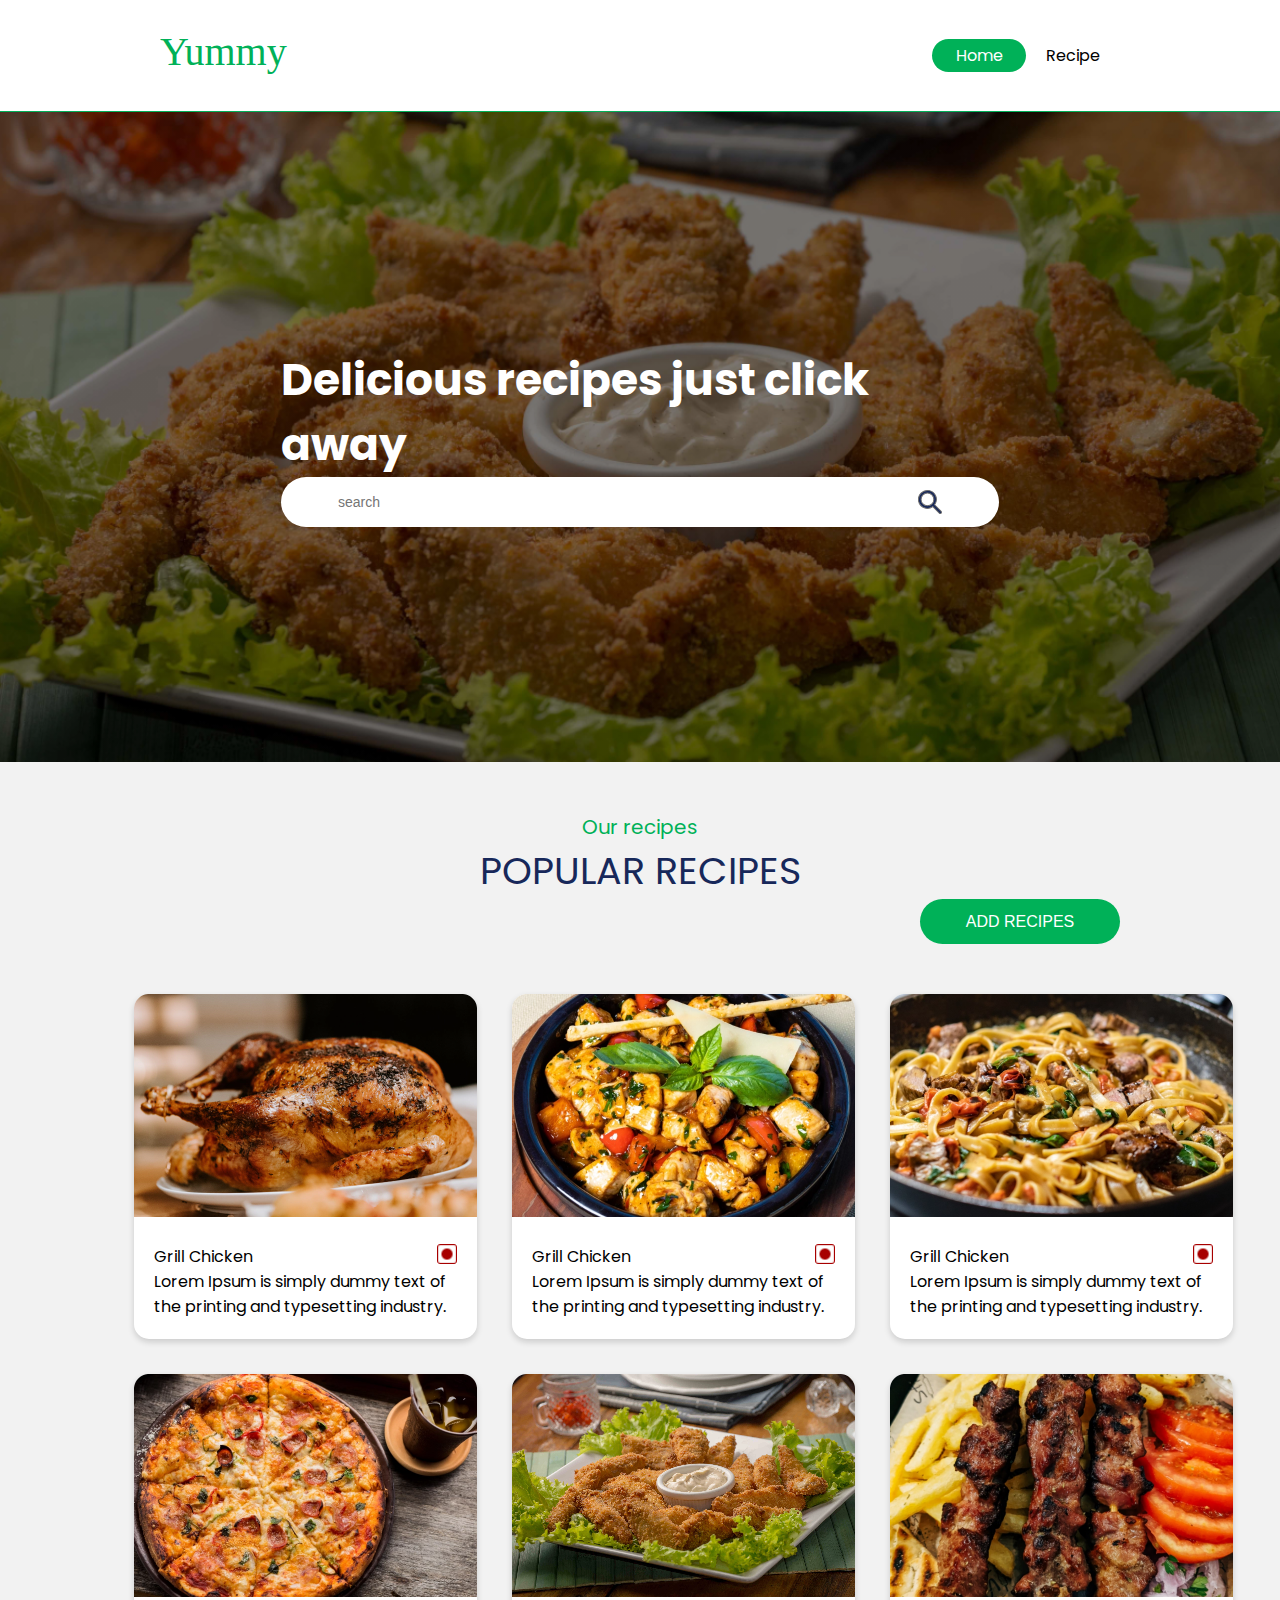
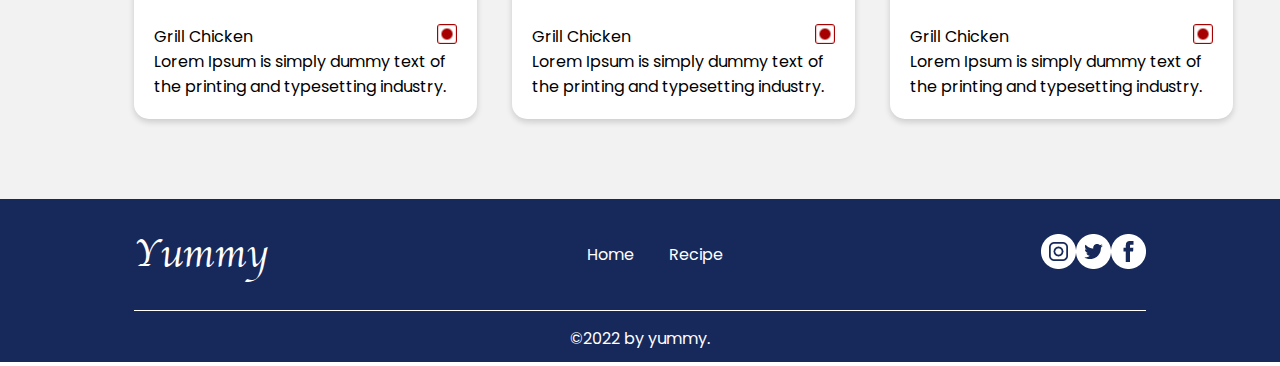
<file: index.html>
<!DOCTYPE html>
<html lang="en">
  <head>
    <meta charset="UTF-8" />
    <meta http-equiv="X-UA-Compatible" content="IE=edge" />
    <meta name="viewport" content="width=device-width, initial-scale=1.0" />
    <title>Yummy</title>
    <link rel="stylesheet" href="./css/styles.css" />
    <style>
      @import url('https://fonts.googleapis.com/css2?family=Poppins:wght@300&display=swap');
      </style>
  </head>
  <body>
    <div class="nav-wrap">
      <div class="nav-group">
        <div class="logo-blk">
          <img src="./img/yummy.svg" alt="Yummy logo" />
        </div>
        <div class="nav-items">
          <p>Home</p>
          <p>Recipe</p>
        </div>
        <div class="line_warp">
          <div class="line"></div>
          <div class="line"></div>
          <div class="line"></div>
        </div>
      </div>
    </div>
    <section class="header">
      <div class="header-content">
        <h1>Delicious recipes just click away</h1>
        <form action="search">
          <input type="text" placeholder="search" />
          <img src="img/search.svg" alt="">
        </form>
      </div>
    </section>
    <section class="recipes-blk">
      <div class="container py-50">
        <div class="text-center">
          <h2>Our recipes</h2>
          <p class="section-desc">POPULAR RECIPES</p>
        </div>
        <div class="text-right">
          <a href="html/add.html">
          <button class="primary-btn">Add recipes</button>
        </a>
        </div>
    </section>
    <section class="recipes-blk2">
        <div class="recipe_cont">
          <div class="recipe-card-wrap">
            <a href="html/recipe.html">
            <div class="recipe-card">
              <div class="cover-img">
                <img
                  src="./img/claudio-schwarz-4qJlXK4mYzU-unsplash.png"
                  alt=""
                  width="343px"
                  height="223px"
                />
              </div>
              <div class="content">
                <div class="name-content">
                  <p>Grill Chicken</p>
                  <img
                    src="./img/Group 3.png"
                    alt=""
                    width="20px"
                    height="20px"
                  />
                </div>
                <p>
                  Lorem Ipsum is simply dummy text of the printing and
                  typesetting industry.
                </p>
              </div>
            </div>
          </a></div>
          <div class="recipe-card-wrap">
            <div class="recipe-card">
              <div class="cover-img">
                <img src="./img/2.png" alt="" width="343px" height="223px" />
              </div>
              <div class="content">
                <div class="name-content">
                  <p>Grill Chicken</p>
                  <img
                    src="./img/Group 3.png"
                    alt=""
                    width="20px"
                    height="20px"
                  />
                </div>
                <p>
                  Lorem Ipsum is simply dummy text of the printing and
                  typesetting industry.
                </p>
              </div>
            </div>
          </div>
          <div class="recipe-card-wrap">
            <div class="recipe-card">
              <div class="cover-img">
                <img src="./img/3.png" alt="" width="343px" height="223px" />
              </div>
              <div class="content">
                <div class="name-content">
                  <p>Grill Chicken</p>
                  <img
                    src="./img/Group 3.png"
                    alt=""
                    width="20px"
                    height="20px"
                  />
                </div>
                <p>
                  Lorem Ipsum is simply dummy text of the printing and
                  typesetting industry.
                </p>
              </div>
            </div>
          </div>
          <div class="recipe-card-wrap">
            <div class="recipe-card">
              <div class="cover-img">
                <img src="./img/4.png" alt="" width="343px" height="223px" />
              </div>
              <div class="content">
                <div class="name-content">
                  <p>Grill Chicken</p>
                  <img
                    src="./img/Group 3.png"
                    alt=""
                    width="20px"
                    height="20px"
                  />
                </div>
                <p>
                  Lorem Ipsum is simply dummy text of the printing and
                  typesetting industry.
                </p>
              </div>
            </div>
          </div>
          <div class="recipe-card-wrap">
            <div class="recipe-card">
              <div class="cover-img">
                <img src="./img/5.png" alt="" width="343px" height="223px" />
              </div>
              <div class="content">
                <div class="name-content">
                  <p>Grill Chicken</p>
                  <img
                    src="./img/Group 3.png"
                    alt=""
                    width="20px"
                    height="20px"
                  />
                </div>
                <p>
                  Lorem Ipsum is simply dummy text of the printing and
                  typesetting industry.
                </p>
              </div>
            </div>
          </div>
          <div class="recipe-card-wrap">
            <div class="recipe-card">
              <div class="cover-img">
                <img src="./img/6.png" alt="" width="343px" height="223px" />
              </div>
              <div class="content">
                <div class="name-content">
                  <p>Grill Chicken</p>
                  <img
                    src="./img/Group 3.png"
                    alt=""
                    width="20px"
                    height="20px"
                  />
                </div>
                <p>
                  Lorem Ipsum is simply dummy text of the printing and
                  typesetting industry.
                </p>
              </div>
            </div>
          </div>
        </div>
      </div>
    </section>
    <div class="footer">
        <div class="footer_top">
            <div>
                <p>Yummy</p>
            </div>
            <div class="back-footer">
                <label>Home</label>
                <label>Recipe</label>
            </div>
            <div>
                <img src="img/Group 16.png" alt=""><img src="img/Group 14.png" alt=""><img src="img/Group 12.png" alt="">
            </div>
        </div>
        <div class="footer_bottom">
            <p> ©2022 by yummy.</p>  
         </div>
    </div>
  </body>
</html>
</file>
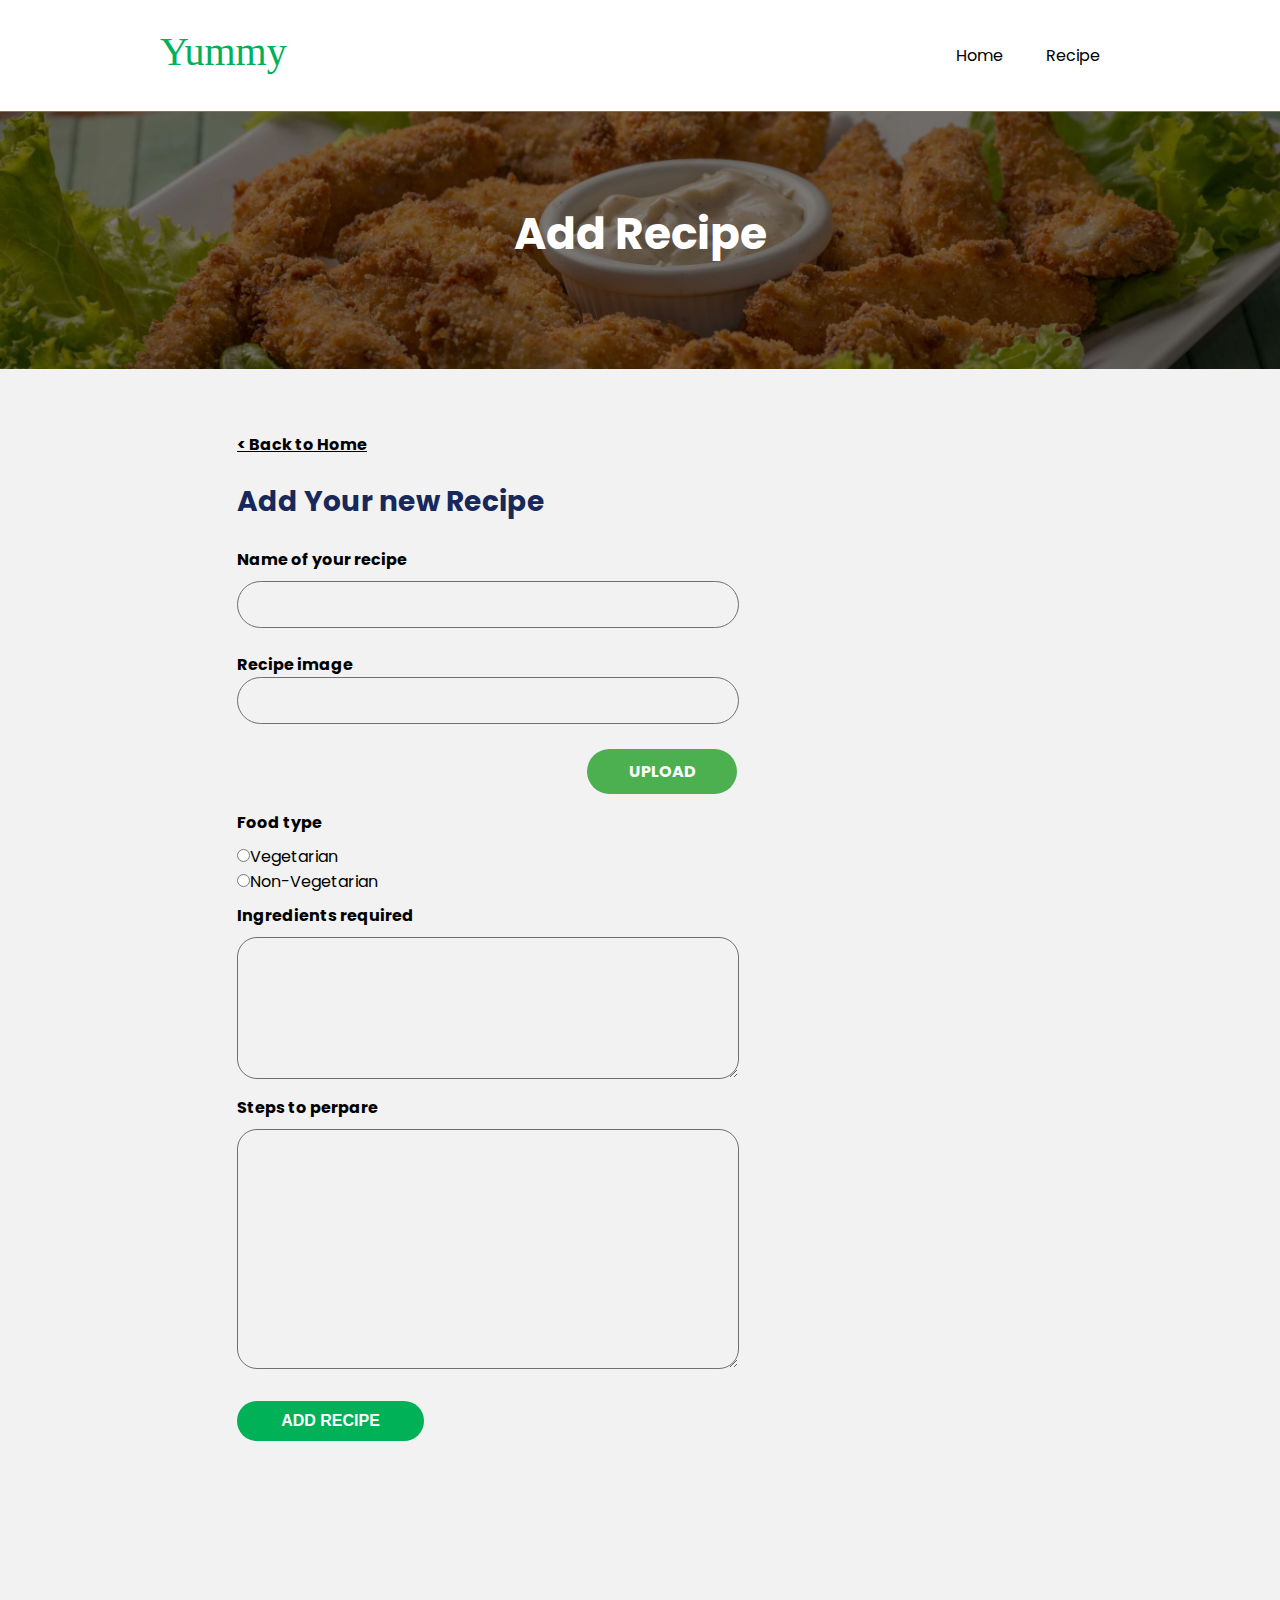
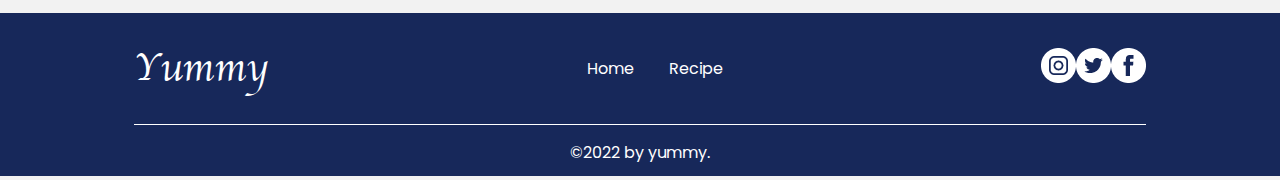
<file: html/add.html>
<!DOCTYPE html>
<html lang="en">
  <head>
    <meta charset="UTF-8" />
    <meta http-equiv="X-UA-Compatible" content="IE=edge" />
    <meta name="viewport" content="width=device-width, initial-scale=1.0" />
    <link rel="stylesheet" href="/css/styles.css" />
    <link rel="stylesheet" href="/css/add.css" />
    <style>
      @import url("https://fonts.googleapis.com/css2?family=Poppins:wght@300&display=swap");
    </style>
    <title>Document</title>
  </head>
  <body>
    <div class="nav-wrap">
      <div class="nav-group">
        <div class="logo-blk">
          <img src="/img/yummy.svg" alt="Yummy logo" />
        </div>
        <div class="add_nav-items">
          <p>Home</p>
          <p>Recipe</p>
        </div>
        <div class="line_warp">
          <div class="line"></div>
          <div class="line"></div>
          <div class="line"></div>
        </div>
      </div>
    </div>
    <section class="add_header">
      <div class="add_header-content">
        <h1>Add Recipe</h1>
      </div>
    </section>
    <section class="add_recips_warp">
      <div class="add_recips">
        <div class="title">
          <a href="/index.html"> < Back to Home</a>
        </div>
        <div id="title_hd">Add Your new Recipe</div>
        <form id="Add_Recip">
          <div class="title">
            <label for="nameRecipe">Name of your recipe</label>
          </div>
          <div class="name_img">
            <input type="text" name="nameRecipe" id="nameRecipe" />
          </div>
          <div class="name_img title">
            <label for="mtUpdate">Recipe image</label>
            <input type="text" id="RecipeImg" name="RecipeName" disabled />
          </div>
          <div class="mt-update">
            <input
              type="file"
              value="Update"
              id="mtUpdate"
              accept="image/png, image/jpg"
              hidden="hidden"
            />
            <label id="uploadBtn" for="mtUpdate">UPLOAD</label>
          </div>
          <div class="title">
            <label>Food type</label>
          </div>
          <div>
            <input type="radio" name="food_type" value="Vegetarian" /><span
              >Vegetarian</span
            >
          </div>
          <div>
            <input type="radio" name="food_type" value="Non-Vegetarian" /><span
              >Non-Vegetarian</span
            >
          </div>
          <div class="title">
            <label for="ingredientReq">Ingredients required</label>
          </div>
          <div class="ingredientReq">
            <textarea id="ingredientReq" name="ingredientReq"></textarea>
          </div>
          <div class="title">
            <label for="prepareStep">Steps to perpare</label>
          </div>
          <div class="prepareStep">
            <textarea id="prepareStep" name="prepareStep"></textarea>
          </div>
          <div class="buttonBtn">
            <button>ADD RECIPE</button>
          </div>
        </form>
      </div>
    </section>
    <div class="footer">
      <div class="footer_top">
        <div>
          <p>Yummy</p>
        </div>
        <div class="back-footer">
          <label>Home</label>
          <label>Recipe</label>
        </div>
        <div>
          <img src="/img/Group 16.png" alt="" /><img
            src="/img/Group 14.png"
            alt=""
          /><img src="/img/Group 12.png" alt="" />
        </div>
      </div>
      <div class="footer_bottom">
        <p>©2022 by yummy.</p>
      </div>
    </div>
    <script src="/script.js"></script>
  </body>
</html>
</file>
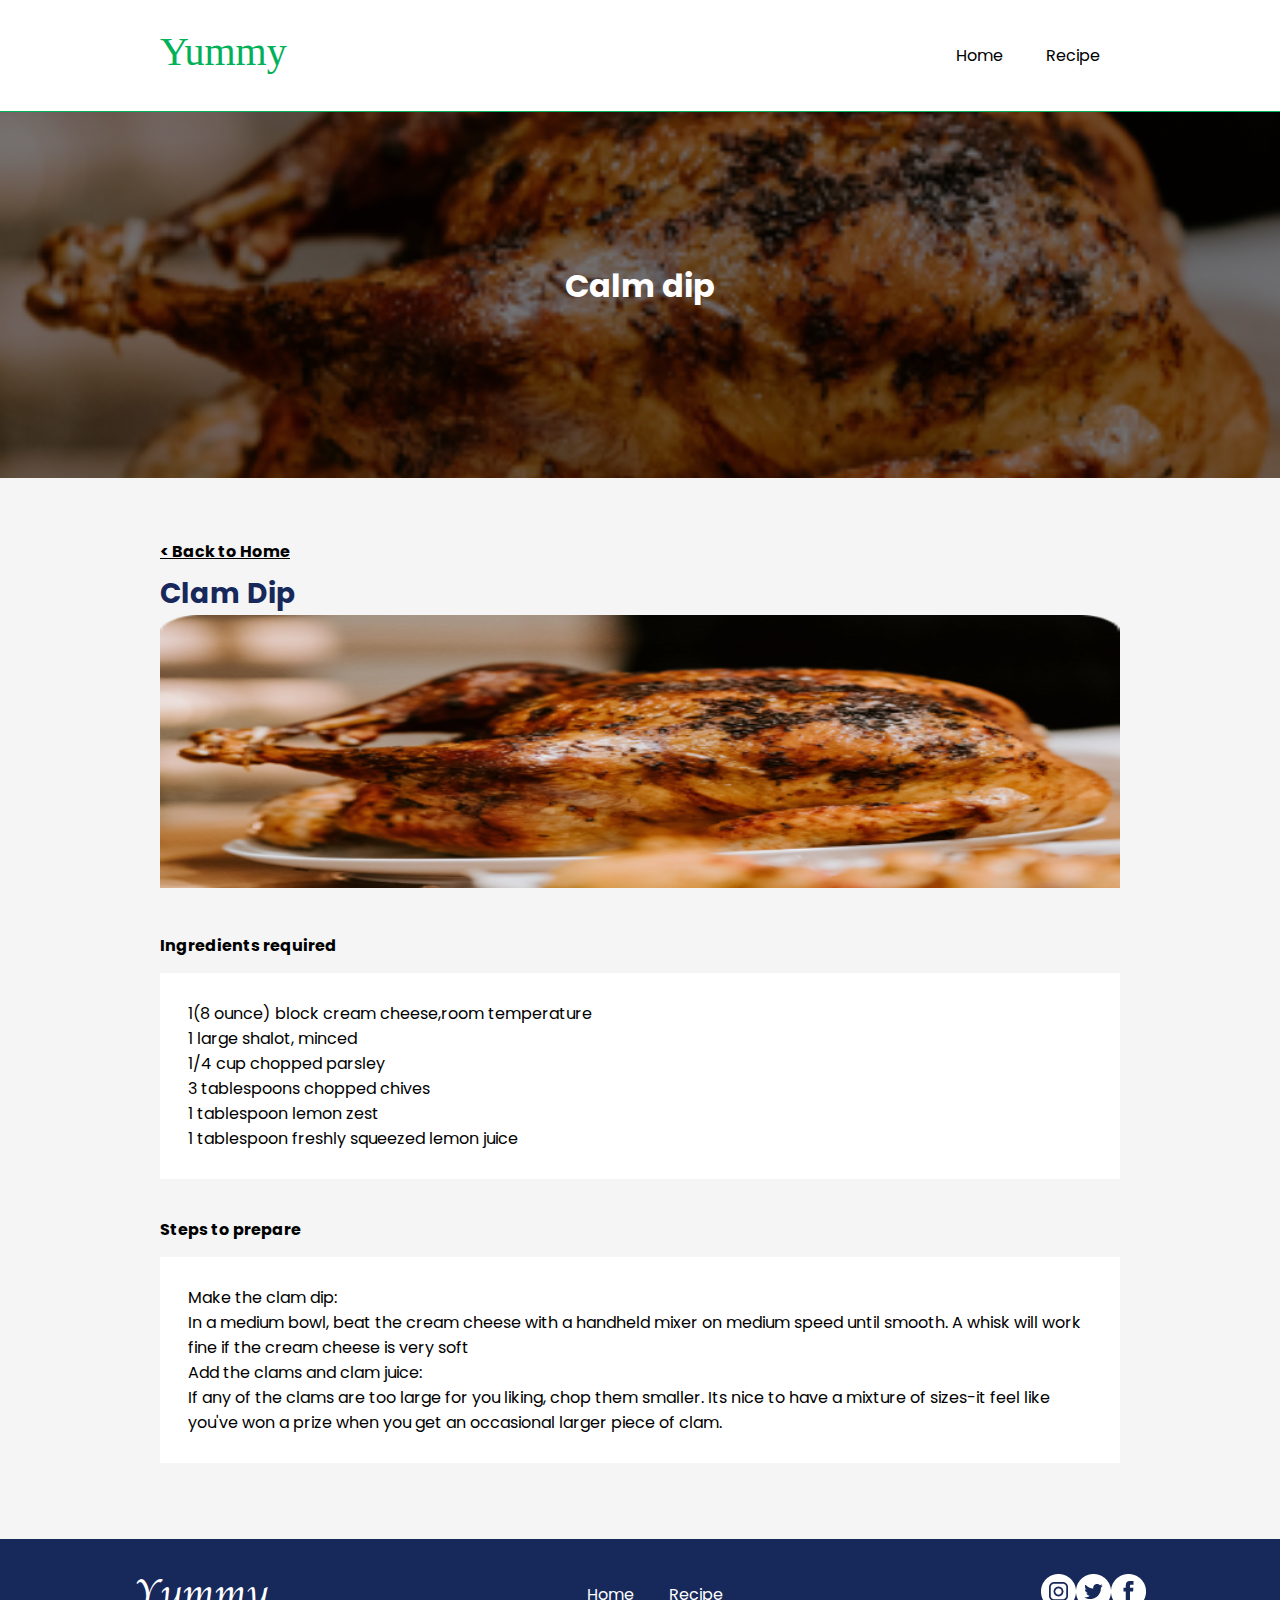
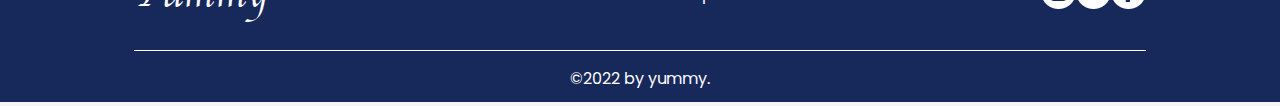
<file: html/recipe.html>
<!DOCTYPE html>
<html lang="en">
  <head>
    <meta charset="UTF-8" />
    <meta http-equiv="X-UA-Compatible" content="IE=edge" />
    <meta name="viewport" content="width=device-width, initial-scale=1.0" />
    <style>
      @import url("https://fonts.googleapis.com/css2?family=Poppins:wght@300&display=swap");
    </style>
    <link rel="stylesheet" href="/css/styles.css" />
    <link rel="stylesheet" href="/css/add.css" />
    <link rel="stylesheet" href="/css/recipe.css" />
    <title>Document</title>
  </head>
  <body>
    <div class="nav-wrap">
      <div class="nav-group">
        <div class="logo-blk">
          <img src="/img/yummy.svg" alt="Yummy logo" />
        </div>
        <div class="add_nav-items">
          <p>Home</p>
          <p>Recipe</p>
        </div>
      </div>
    </div>
    <section class="recipe_header">
      <div>
        <h1>Calm dip</h1>
      </div>
    </section>
    <section class="container">
        <div class="content_warp">
          <div class="title">
            <a href="/index.html"> < Back to Home</a>
          </div>
          <div class="header_tit">
            <p>Clam Dip</p><span><imgsrc="/img/Group 3.png"></span>
          </div>
          <div>
            <img class="img_size " src="/img/claudio-schwarz-4qJlXK4mYzU-unsplash.png" alt="clam dip" width="997px" height="273px">
          </div>
          <div class="recp">
            <p>
              Ingredients required
            </p>
          </div>
          <div class="list_req">
            <p>
              1(8 ounce) block cream cheese,room temperature<br/>
              1 large shalot, minced <br>
              1/4 cup chopped parsley <br>
              3 tablespoons chopped chives <br>
              1 tablespoon lemon zest <br> 
              1 tablespoon freshly squeezed lemon juice
            </p>
          </div>
          <div class="recp">
            Steps to prepare
          </div>
          <div class="step_list">
            <p>
              Make the clam dip: <br>
              In a medium bowl, beat the cream cheese with a handheld mixer on medium speed until smooth. A whisk will work fine if the cream cheese is very soft <br>
              Add the clams and clam juice: <br>
              If any of the clams are too large for you liking, chop them smaller. Its nice to have a mixture of sizes-it feel like you've won a prize when you get an occasional larger piece of clam.
            </p>
          </div>
      </div>
          </section>
    <div class="footer">
      <div class="footer_top">
        <div>
          <p>Yummy</p>
        </div>
        <div class="back-footer">
          <label>Home</label>
          <label>Recipe</label>
        </div>
        <div>
          <img src="/img/Group 16.png" alt="" /><img
            src="/img/Group 14.png"
            alt=""
          /><img src="/img/Group 12.png" alt="" />
        </div>
      </div>
      <div class="footer_bottom">
        <p>©2022 by yummy.</p>
      </div>
    </div>
  </body>
</html>
</file>
<file: css/styles.css>
* {
  margin: 0;
  padding: 0;
}

body {
  font-family: "Poppins", sans-serif;
}
.text-center {
  text-align: center;
}
.text-right {
  text-align: right;
}
.container {
  margin: 0 auto;
  max-width: 960px;
}
.py-50 {
  padding: 50px 0px;
}
.nav-wrap {
  background-color: #fff;
  border-bottom: 1px solid #00b158;
}
.nav-group {
  margin: 0 auto;
  max-width: 960px;
  padding: 20px 10px;
  display: flex;
  justify-content: space-between;
}
.nav-items {
  display: flex;
  align-items: center;
  margin-left: auto;
}
.nav-items p {
  display: flex;
  align-items: center;
  justify-content: center;
  width: 94px;
  height: 33px;
  text-align: center;
  border-radius: 33px;
}
.nav-items p:nth-child(1) {
  background-color: #00b158;
  color: #fff;
}
.header {
  display: flex;
  justify-content: center;
  padding: 235px 0px;
  background-image: linear-gradient(rgba(0, 0, 0, 0.5), rgba(0, 0, 0, 0.5)),
    url("/img/leo-roza-P_z_xlMGuEk-unsplash.png");
  background-size: cover;
  background-position: center;
}
.header-content {
  margin: 0 auto;
  max-width: 718px;
}

.header h1 {
  color: #fff;
  font-size: 44px;
}
.header-content form {
  display: flex;
  justify-content: center;
  background-color: white;
  border-radius: 25px;
}
.header input {
  border: none;
  font-size: 14px;
  width: 580px;
  height: 50px;
  border-radius: 25px;
}
.recipes-blk {
  background-color: #f2f2f2;
}
.recipes-blk h2 {
  font-size: 20px;
  font-weight: 400;
  color: #00b158;
}
.section-desc {
  font-size: 38px;
  color: #17285a;
}
.primary-btn {
  width: 200px;
  height: 45px;
  font-size: 16px;
  font-weight: 500;
  color: #fff;
  background-color: #00b158;
  border-radius: 25px;
  outline: none;
  border: 0px;
  text-transform: uppercase;
}
.recipe-card {
  width: 343px;
  background-color: #fff;
  border-radius: 15px;
  box-shadow: 0px 3px 6px #00000029;
  text-decoration: none;
}
.recipe-card-wrap a {
  text-decoration: none;
  color: #000;
}

.name-content {
  display: flex;
  justify-content: space-between;
}
.recipe-card .content {
  padding: 20px;
}
.recipe_cont {
  display: grid;
  grid-template-columns: auto auto auto;
  grid-gap: 35px;
  margin: 0 134px;
}
.footer {
  background-color: #17285a;
  height: 163px;
  padding: 0 134px;
}
.footer_top {
  display: grid;
  grid-template-columns: auto auto auto;
  justify-content: space-between;
  align-items: center;
  border-bottom: 1px solid #ffffff;
  height: 111px;
}
@media (max-width: 700px) {
  .footer {
    padding: 0px;
    height: 355px;
  }
  .footer_top {
    display: flex;
    flex-direction: column;
    height: 250px;
  }
  .nav-items {
    display: none;
  }

  .line {
    width: 20px;
    background: rgba(0, 0, 0, 0.863);
    margin: 1px;
    height: 5px;
    border-radius: 25%;
  }
  .line_warp {
    display: flex;
    flex-direction: column-reverse;
    justify-content: center;
  }
}
.recipes-blk2 {
  background-color: #f2f2f2;
  padding-bottom: 80px;
}
.back-footer {
  display: flex;
  column-gap: 35px;
  color: #fff;
}
@font-face {
  font-family: apple chancery;
  src: url(/Apple\ Chancery\ 100.ttf);
}
.footer_top p {
  font-size: 40px;
  font-family: apple chancery;
  color: #fff;
}
.footer_bottom {
  color: #fff;
  display: flex;
  justify-content: center;
  padding: 15px;
}
</file>
<file: css/add.css>
* {
  margin: 0;
  padding: 0;
}
body {
  font-family: "Poppins", sans-serif;
  background: #f2f2f2;
}
.add_nav-items {
  display: flex;
  align-items: center;
  margin-left: auto;
}
.add_nav-items p {
  display: flex;
  align-items: center;
  justify-content: center;
  width: 94px;
  height: 33px;
  text-align: center;
  border-radius: 33px;
}
@media (max-width: 700px) {
  .add_nav-items {
    display: none;
  }
}
.add_header {
  display: flex;
  padding: 89px 0px 103px 0px;
  justify-content: center;
  background-image: linear-gradient(rgba(0, 0, 0, 0.5), rgba(0, 0, 0, 0.5)),
    url("/img/leo-roza-P_z_xlMGuEk-unsplash.png");
  background-size: cover;
  background-position: center;
}
.add_header h1 {
  color: #fff;
  font-size: 44px;
}
.add_recips_warp {
  max-width: 866px;
  padding: 54px;
}
.add_recips {
  max-width: 500px;
  margin: auto;
}
.title a {
  color: #000;
}
.title {
  font-size: 16px;
  font-weight: bold;
  padding: 9px 0px;
}
#title_hd {
  color: #17285a;
  font-size: 28px;
  font-weight: bold;
  padding: 15px 0;
}
.name_img {
  padding-bottom: 15px;
}
.name_img input {
  max-width: 483px;
  width: 100%;
  height: 45px;
  border: 1px solid #707070;
  border-radius: 25px;
  background: #f2f2f2;
  outline: none;
  padding: 0 0 0 17px;
}
.ingredientReq textarea {
  width: 100%;
  max-width: 466px;
  height: 106px;
  border: 1px solid #707070;
  border-radius: 20px;
  background: #f2f2f2;
  outline: none;
  padding: 17px;
}
.prepareStep textarea {
  border-radius: 20px;
  max-width: 466px;
  width: 100%;
  height: 238px;
  border: 1px solid #707070;
  background: #f2f2f2;
  outline: none;
  padding: 0 17px;
}
.buttonBtn {
  padding: 25px 0px 118px 0px;
}
.buttonBtn button {
  width: 187px;
  height: 40px;
  background: #00b158;
  color: #fff;
  font-size: 16px;
  font-weight: bold;
  border: none;
  border-radius: 25px;
}
.mt-update {
  text-align: end;
  max-width: 520px;
  width: 100%;
  text-decoration: none;
  position: relative;
  overflow: hidden;
  display: inline-block;
}
.mt-update label {
  background-color: #4caf50;
  color: white;
  border-radius: 50px;
  border: none;
  width: 86px;
  text-align: center;
  font-size: 16px;
  height: auto;
  padding: 10px 32px;
  margin-top: 10px;
  font-weight: 700;
  float: right;
}
</file>
<file: css/recipe.css>
* {
  margin: 0;
  padding: 0;
}
body {
  font-family: "Poppins", sans-serif;
  background: #f2f2f2bb;
}
.recipe_header {
  display: flex;
  padding: 150px 0px 168px 0px;
  justify-content: center;
  background-image: linear-gradient(rgba(0, 0, 0, 0.5), rgba(0, 0, 0, 0.5)),
    url("/img/claudio-schwarz-4qJlXK4mYzU-unsplash.png");
  background-size: 100%;
  background-position: center;
  color: #fff;
}
.header_tit {
  font-size: 28px;
  font-weight: bold;
  color: #17285a;
  display: flex;
  gap: 15px;
}
.img_size {
  width: 100%;
}
.container {
  padding: 0px 20px;
}
.recp {
  font-size: 16px;
  font-weight: bold;
  padding: 38px 0px 15px 0px;
}
.content_warp {
  max-width: 1000px;
  margin: auto;
  padding: 52px 0px 76px 0px;
}
.list_req {
  background: #ffff;
  padding: 28px;
}
.step_list {
  background: #ffff;
  padding: 28px;
}
</file>
